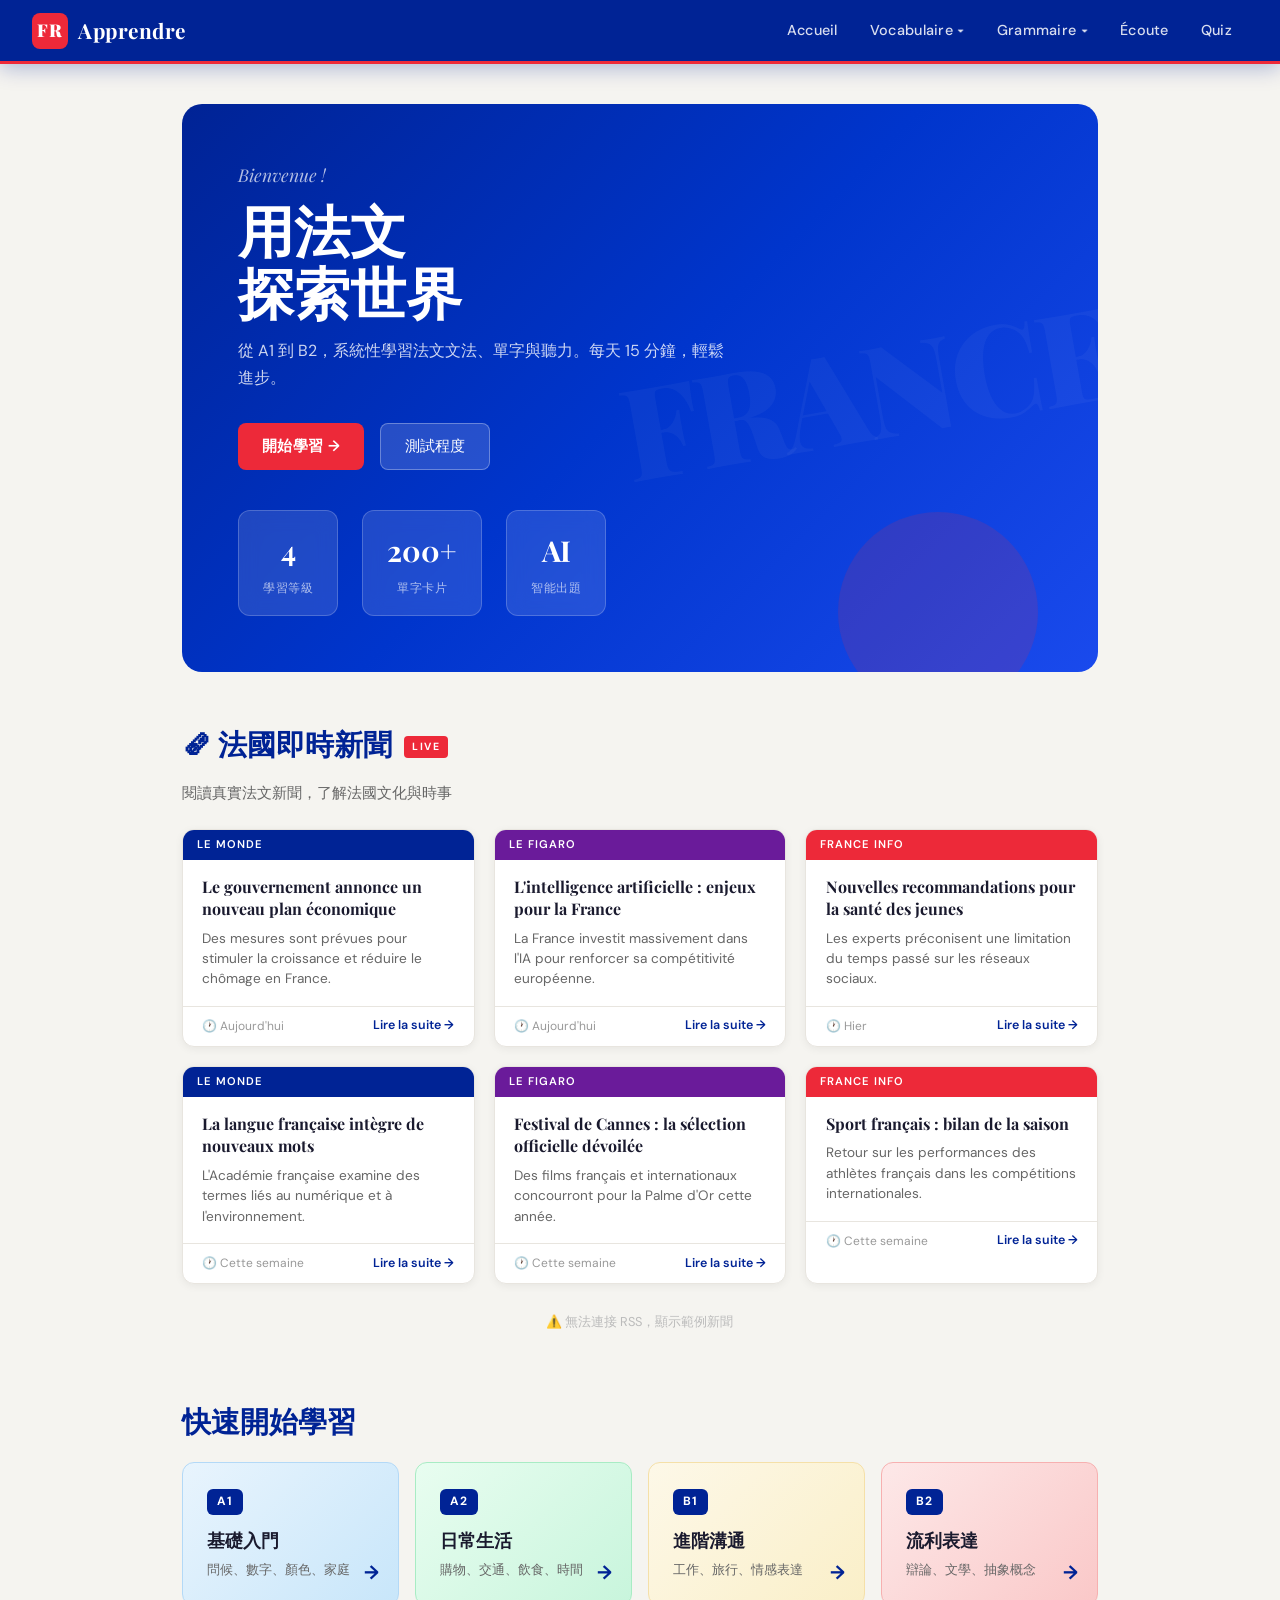
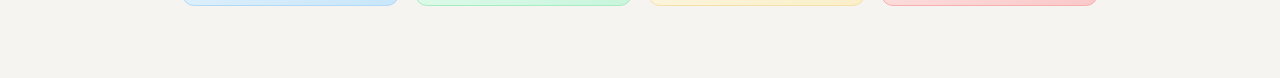
<file: index.html>
<!DOCTYPE html>
<html lang="zh-TW">
<head>
    <meta charset="UTF-8">
    <meta name="viewport" content="width=device-width, initial-scale=1.0">
    <title>法文學習網 - Apprendre le français</title>
    <link rel="preconnect" href="https://fonts.googleapis.com">
    <link href="https://fonts.googleapis.com/css2?family=Playfair+Display:wght@700;900&family=DM+Sans:wght@300;400;500;600&display=swap" rel="stylesheet">
    <link rel="stylesheet" href="style.css">
    <link rel="stylesheet" href="vocab.css">
    <link rel="stylesheet" href="grammar.css">
</head>
<body>

    <nav class="navbar">
        <div class="logo">
            <span class="logo-fr">FR</span>
            <span class="logo-text">Apprendre</span>
        </div>
        <button class="mobile-menu-btn" onclick="toggleMobileMenu()">☰</button>
        <ul class="nav-links" id="navLinks">
            <li><a href="#" onclick="showSection('home'); closeMobileMenu()">Accueil</a></li>
            <li class="dropdown">
                <a href="#" class="dropbtn">Vocabulaire ▾</a>
                <div class="dropdown-content">
                    <a href="#" onclick="showSection('vocab-a1'); closeMobileMenu()">A1 基礎</a>
                    <a href="#" onclick="showSection('vocab-a2'); closeMobileMenu()">A2 初級</a>
                    <a href="#" onclick="showSection('vocab-b1'); closeMobileMenu()">B1 中級</a>
                    <a href="#" onclick="showSection('vocab-b2'); closeMobileMenu()">B2 中高級</a>
                </div>
            </li>
            <li class="dropdown">
                <a href="#" class="dropbtn">Grammaire ▾</a>
                <div class="dropdown-content">
                    <a href="#" onclick="showSection('grammar-a1'); closeMobileMenu()">A1 基礎</a>
                    <a href="#" onclick="showSection('grammar-a2'); closeMobileMenu()">A2 初級</a>
                    <a href="#" onclick="showSection('grammar-b1'); closeMobileMenu()">B1 中級</a>
                    <a href="#" onclick="showSection('grammar-b2'); closeMobileMenu()">B2 中高級</a>
                </div>
            </li>
            <li><a href="#" onclick="showSection('listening'); closeMobileMenu()">Écoute</a></li>
            <li><a href="#" onclick="showSection('quiz'); closeMobileMenu()">Quiz</a></li>
        </ul>
    </nav>

    <main class="content-container">

        <!-- ===== HOME ===== -->
        <section id="home" class="content-section active">
            <div class="hero">
                <div class="hero-text">
                    <p class="hero-eyebrow">Bienvenue !</p>
                    <h1 class="hero-title">用法文<br>探索世界</h1>
                    <p class="hero-desc">從 A1 到 B2，系統性學習法文文法、單字與聽力。每天 15 分鐘，輕鬆進步。</p>
                    <div class="hero-btns">
                        <button class="btn-primary" onclick="showSection('vocab-a1')">開始學習 →</button>
                        <button class="btn-secondary" onclick="showSection('quiz')">測試程度</button>
                    </div>
                </div>
                <div class="hero-stats">
                    <div class="stat-card">
                        <span class="stat-num">4</span>
                        <span class="stat-label">學習等級</span>
                    </div>
                    <div class="stat-card">
                        <span class="stat-num">200+</span>
                        <span class="stat-label">單字卡片</span>
                    </div>
                    <div class="stat-card">
                        <span class="stat-num">AI</span>
                        <span class="stat-label">智能出題</span>
                    </div>
                </div>
            </div>

            <!-- France News -->
            <div class="news-section">
                <div class="news-header">
                    <h2 class="section-title">🗞 法國即時新聞</h2>
                    <span class="news-badge">LIVE</span>
                </div>
                <p class="section-subtitle">閱讀真實法文新聞，了解法國文化與時事</p>
                <div id="news-grid" class="news-grid">
                    <div class="news-loading">載入新聞中…</div>
                </div>
            </div>

            <!-- Quick Start -->
            <div class="quick-start">
                <h2 class="section-title">快速開始學習</h2>
                <div class="level-cards">
                    <div class="level-card a1" onclick="showSection('vocab-a1')">
                        <span class="level-badge">A1</span>
                        <h3>基礎入門</h3>
                        <p>問候、數字、顏色、家庭</p>
                        <span class="level-arrow">→</span>
                    </div>
                    <div class="level-card a2" onclick="showSection('vocab-a2')">
                        <span class="level-badge">A2</span>
                        <h3>日常生活</h3>
                        <p>購物、交通、飲食、時間</p>
                        <span class="level-arrow">→</span>
                    </div>
                    <div class="level-card b1" onclick="showSection('vocab-b1')">
                        <span class="level-badge">B1</span>
                        <h3>進階溝通</h3>
                        <p>工作、旅行、情感表達</p>
                        <span class="level-arrow">→</span>
                    </div>
                    <div class="level-card b2" onclick="showSection('vocab-b2')">
                        <span class="level-badge">B2</span>
                        <h3>流利表達</h3>
                        <p>辯論、文學、抽象概念</p>
                        <span class="level-arrow">→</span>
                    </div>
                </div>
            </div>
        </section>

        <!-- ===== VOCAB SECTIONS ===== -->
        <section id="vocab-a1" class="content-section"></section>
        <section id="vocab-a2" class="content-section"></section>
        <section id="vocab-b1" class="content-section"></section>
        <section id="vocab-b2" class="content-section"></section>

        <!-- ===== GRAMMAR SECTIONS ===== -->
        <section id="grammar-a1" class="content-section"></section>
        <section id="grammar-a2" class="content-section"></section>
        <section id="grammar-b1" class="content-section"></section>
        <section id="grammar-b2" class="content-section"></section>

        <!-- ===== LISTENING ===== -->
        <section id="listening" class="content-section">
            <div class="vocab-header-area">
                <h2>🎧 Compréhension Orale — 聽力練習</h2>
            </div>
            <p class="section-subtitle">選擇等級，由 AI 生成法文文章並出題，練習你的聽力理解能力。</p>

            <div class="listening-level-selector">
                <button class="level-btn active" onclick="selectListeningLevel('A1', this)">A1</button>
                <button class="level-btn" onclick="selectListeningLevel('A2', this)">A2</button>
                <button class="level-btn" onclick="selectListeningLevel('B1', this)">B1</button>
                <button class="level-btn" onclick="selectListeningLevel('B2', this)">B2</button>
            </div>

            <div id="listening-area">
                <div class="listening-placeholder">
                    <div class="placeholder-icon">🎙</div>
                    <p>點擊下方按鈕，由 AI 生成一篇法文文章並出題</p>
                    <button class="btn-primary" onclick="generateListening()">✨ 生成聽力練習</button>
                </div>
            </div>
        </section>

        <!-- ===== QUIZ ===== -->
        <section id="quiz" class="content-section">
            <div class="vocab-header-area">
                <h2>📝 Quiz — 程度測驗</h2>
            </div>
            <p class="section-subtitle">選擇等級，由 AI 出題測試你的法文程度。</p>
            <div class="quiz-config">
                <div class="config-group">
                    <label>等級</label>
                    <div class="listening-level-selector">
                        <button class="level-btn active" onclick="selectQuizLevel('A1', this)">A1</button>
                        <button class="level-btn" onclick="selectQuizLevel('A2', this)">A2</button>
                        <button class="level-btn" onclick="selectQuizLevel('B1', this)">B1</button>
                        <button class="level-btn" onclick="selectQuizLevel('B2', this)">B2</button>
                    </div>
                </div>
                <div class="config-group">
                    <label>題型</label>
                    <div class="listening-level-selector">
                        <button class="level-btn active" onclick="selectQuizType('選擇題', this)">選擇題</button>
                        <button class="level-btn" onclick="selectQuizType('填空題', this)">填空題</button>
                        <button class="level-btn" onclick="selectQuizType('是非題', this)">是非題</button>
                    </div>
                </div>
            </div>
            <div id="quiz-area">
                <div class="listening-placeholder">
                    <div class="placeholder-icon">🧠</div>
                    <p>準備好了嗎？點擊按鈕開始 AI 出題</p>
                    <button class="btn-primary" onclick="generateQuiz()">🚀 開始測驗</button>
                </div>
            </div>
        </section>

    </main>

    <script src="vocab.js"></script>
    <script src="grammar.js"></script>
    <script src="main.js"></script>
</body>
</html>
</file>
<file: style.css>
/* ==========================================
   BASE & RESET
   ========================================== */
* {
    margin: 0;
    padding: 0;
    box-sizing: border-box;
}

:root {
    --blue: #002395;
    --red: #ed2939;
    --white: #ffffff;
    --bg: #f5f4f0;
    --text: #1a1a2e;
    --muted: #666;
    --border: #e8e5df;
    --card-bg: #ffffff;
    --shadow-sm: 0 2px 8px rgba(0,0,0,0.06);
    --shadow-md: 0 8px 30px rgba(0,0,0,0.10);
    --shadow-lg: 0 20px 60px rgba(0,0,0,0.12);
    --radius: 12px;
    --radius-lg: 20px;
}

body {
    background-color: var(--bg);
    color: var(--text);
    font-family: 'DM Sans', sans-serif;
    font-weight: 400;
    line-height: 1.6;
}

/* ==========================================
   NAVBAR
   ========================================== */
.navbar {
    background-color: var(--blue);
    color: white;
    display: flex;
    justify-content: space-between;
    align-items: center;
    padding: 0 2rem;
    height: 64px;
    position: sticky;
    top: 0;
    z-index: 100;
    border-bottom: 3px solid var(--red);
    box-shadow: 0 4px 20px rgba(0,35,149,0.3);
}

.logo {
    display: flex;
    align-items: center;
    gap: 10px;
    text-decoration: none;
}

.logo-fr {
    background: var(--red);
    color: white;
    font-family: 'Playfair Display', serif;
    font-weight: 900;
    font-size: 1.1rem;
    width: 36px;
    height: 36px;
    border-radius: 8px;
    display: flex;
    align-items: center;
    justify-content: center;
    letter-spacing: 1px;
}

.logo-text {
    font-family: 'Playfair Display', serif;
    font-size: 1.3rem;
    font-weight: 700;
    color: white;
    letter-spacing: 0.5px;
}

.mobile-menu-btn {
    display: none;
    background: none;
    border: none;
    color: white;
    font-size: 1.5rem;
    cursor: pointer;
}

.nav-links {
    list-style: none;
    display: flex;
    align-items: center;
    height: 100%;
}

.nav-links li {
    position: relative;
    height: 100%;
    display: flex;
    align-items: center;
}

.nav-links a {
    color: rgba(255,255,255,0.85);
    text-decoration: none;
    padding: 0 1rem;
    height: 100%;
    display: flex;
    align-items: center;
    font-size: 0.9rem;
    font-weight: 500;
    transition: all 0.2s;
    letter-spacing: 0.3px;
}

.nav-links a:hover, .nav-links a.active {
    color: white;
    background-color: rgba(255,255,255,0.12);
}

.dropdown-content {
    display: none;
    position: absolute;
    top: 100%;
    left: 0;
    background: white;
    min-width: 150px;
    box-shadow: var(--shadow-md);
    border-radius: 0 0 var(--radius) var(--radius);
    overflow: hidden;
    border-top: 3px solid var(--red);
}

.dropdown-content a {
    color: var(--text) !important;
    padding: 11px 18px;
    border-bottom: 1px solid var(--border);
    font-size: 0.88rem;
    height: auto;
    display: block;
}

.dropdown-content a:hover {
    background-color: #f5f4f0 !important;
    color: var(--blue) !important;
}

.dropdown:hover .dropdown-content {
    display: block;
}

/* ==========================================
   LAYOUT
   ========================================== */
.content-container {
    max-width: 980px;
    margin: 0 auto;
    padding: 2.5rem 2rem;
}

.content-section {
    display: none;
}

.content-section.active {
    display: block;
    animation: fadeUp 0.4s ease;
}

@keyframes fadeUp {
    from { opacity: 0; transform: translateY(16px); }
    to { opacity: 1; transform: translateY(0); }
}

/* ==========================================
   HERO
   ========================================== */
.hero {
    background: linear-gradient(135deg, var(--blue) 0%, #0035cc 50%, #1a4aed 100%);
    border-radius: var(--radius-lg);
    padding: 3.5rem;
    color: white;
    position: relative;
    overflow: hidden;
    margin-bottom: 3rem;
}

.hero::before {
    content: 'FRANCE';
    position: absolute;
    right: -20px;
    top: 50%;
    transform: translateY(-50%) rotate(-10deg);
    font-family: 'Playfair Display', serif;
    font-size: 8rem;
    font-weight: 900;
    color: rgba(255,255,255,0.04);
    letter-spacing: -4px;
    pointer-events: none;
}

.hero::after {
    content: '';
    position: absolute;
    bottom: -40px;
    right: 60px;
    width: 200px;
    height: 200px;
    background: var(--red);
    border-radius: 50%;
    opacity: 0.15;
    pointer-events: none;
}

.hero-text {
    max-width: 500px;
    position: relative;
    z-index: 1;
}

.hero-eyebrow {
    font-family: 'Playfair Display', serif;
    font-style: italic;
    font-size: 1.1rem;
    color: rgba(255,255,255,0.7);
    margin-bottom: 0.5rem;
}

.hero-title {
    font-family: 'Playfair Display', serif;
    font-size: 3.5rem;
    font-weight: 900;
    line-height: 1.1;
    color: white;
    margin-bottom: 1rem;
}

.hero-desc {
    font-size: 1rem;
    color: rgba(255,255,255,0.8);
    line-height: 1.7;
    margin-bottom: 2rem;
}

.hero-btns {
    display: flex;
    gap: 1rem;
    flex-wrap: wrap;
}

.hero-stats {
    display: flex;
    gap: 1.5rem;
    margin-top: 2.5rem;
    position: relative;
    z-index: 1;
}

.stat-card {
    background: rgba(255,255,255,0.12);
    border: 1px solid rgba(255,255,255,0.2);
    border-radius: var(--radius);
    padding: 1rem 1.5rem;
    text-align: center;
    backdrop-filter: blur(10px);
}

.stat-num {
    display: block;
    font-family: 'Playfair Display', serif;
    font-size: 1.8rem;
    font-weight: 700;
    color: white;
}

.stat-label {
    font-size: 0.75rem;
    color: rgba(255,255,255,0.65);
    text-transform: uppercase;
    letter-spacing: 0.5px;
}

/* ==========================================
   BUTTONS
   ========================================== */
.btn-primary {
    background: var(--red);
    color: white;
    border: none;
    border-radius: 8px;
    padding: 12px 24px;
    font-size: 0.95rem;
    font-weight: 600;
    font-family: 'DM Sans', sans-serif;
    cursor: pointer;
    transition: all 0.2s;
    letter-spacing: 0.3px;
}

.btn-primary:hover {
    background: #c91a28;
    transform: translateY(-2px);
    box-shadow: 0 6px 20px rgba(237,41,57,0.35);
}

.btn-secondary {
    background: rgba(255,255,255,0.15);
    color: white;
    border: 1px solid rgba(255,255,255,0.3);
    border-radius: 8px;
    padding: 12px 24px;
    font-size: 0.95rem;
    font-weight: 500;
    font-family: 'DM Sans', sans-serif;
    cursor: pointer;
    transition: all 0.2s;
}

.btn-secondary:hover {
    background: rgba(255,255,255,0.25);
}

/* ==========================================
   SECTION TITLES
   ========================================== */
.section-title {
    font-family: 'Playfair Display', serif;
    font-size: 1.8rem;
    font-weight: 700;
    color: var(--blue);
    margin-bottom: 0.5rem;
}

.section-subtitle {
    color: var(--muted);
    font-size: 0.95rem;
    margin-bottom: 1.5rem;
    line-height: 1.6;
}

h1, h2 {
    font-family: 'Playfair Display', serif;
    color: var(--blue);
    margin-bottom: 1rem;
}

p {
    line-height: 1.7;
    margin-bottom: 1rem;
}

/* ==========================================
   NEWS SECTION
   ========================================== */
.news-section {
    margin-bottom: 3rem;
}

.news-header {
    display: flex;
    align-items: center;
    gap: 12px;
    margin-bottom: 0.4rem;
}

.news-badge {
    background: var(--red);
    color: white;
    font-size: 0.65rem;
    font-weight: 700;
    letter-spacing: 1.5px;
    padding: 3px 8px;
    border-radius: 4px;
    animation: pulse 2s infinite;
}

@keyframes pulse {
    0%, 100% { opacity: 1; }
    50% { opacity: 0.6; }
}

.news-grid {
    display: grid;
    grid-template-columns: repeat(auto-fill, minmax(280px, 1fr));
    gap: 1.2rem;
    margin-top: 1.2rem;
}

.news-card {
    background: white;
    border-radius: var(--radius);
    overflow: hidden;
    box-shadow: var(--shadow-sm);
    border: 1px solid var(--border);
    transition: all 0.25s;
    cursor: pointer;
}

.news-card:hover {
    transform: translateY(-4px);
    box-shadow: var(--shadow-md);
    border-color: var(--blue);
}

.news-card-cat {
    background: var(--blue);
    color: white;
    font-size: 0.7rem;
    font-weight: 600;
    letter-spacing: 1px;
    text-transform: uppercase;
    padding: 6px 14px;
}

.news-card-body {
    padding: 1rem 1.2rem;
}

.news-card h3 {
    font-family: 'Playfair Display', serif;
    font-size: 1rem;
    font-weight: 700;
    color: var(--text);
    margin-bottom: 0.5rem;
    line-height: 1.4;
}

.news-card p {
    font-size: 0.85rem;
    color: var(--muted);
    margin-bottom: 0;
    line-height: 1.5;
}

.news-card-footer {
    padding: 0.6rem 1.2rem;
    border-top: 1px solid var(--border);
    display: flex;
    justify-content: space-between;
    align-items: center;
}

.news-card-date {
    font-size: 0.75rem;
    color: #999;
}

.news-card-link {
    font-size: 0.78rem;
    color: var(--blue);
    font-weight: 600;
    text-decoration: none;
}

.news-loading {
    grid-column: 1/-1;
    text-align: center;
    color: var(--muted);
    padding: 2rem;
    font-style: italic;
}

/* ==========================================
   LEVEL CARDS (HOME)
   ========================================== */
.quick-start {
    margin-bottom: 2rem;
}

.level-cards {
    display: grid;
    grid-template-columns: repeat(auto-fill, minmax(200px, 1fr));
    gap: 1rem;
    margin-top: 1.2rem;
}

.level-card {
    border-radius: var(--radius);
    padding: 1.5rem;
    cursor: pointer;
    transition: all 0.25s;
    position: relative;
    overflow: hidden;
}

.level-card.a1 { background: linear-gradient(135deg, #e8f4fd, #c8e6fa); border: 1px solid #b3d9f7; }
.level-card.a2 { background: linear-gradient(135deg, #e8fdf0, #c8f5dc); border: 1px solid #a8ecc4; }
.level-card.b1 { background: linear-gradient(135deg, #fdf8e8, #faefc8); border: 1px solid #f5e0a8; }
.level-card.b2 { background: linear-gradient(135deg, #fde8e8, #fac8c8); border: 1px solid #f7b0b0; }

.level-card:hover {
    transform: translateY(-5px);
    box-shadow: var(--shadow-md);
}

.level-badge {
    display: inline-block;
    background: var(--blue);
    color: white;
    font-size: 0.75rem;
    font-weight: 700;
    letter-spacing: 1px;
    padding: 3px 10px;
    border-radius: 6px;
    margin-bottom: 0.7rem;
}

.level-card h3 {
    font-family: 'Playfair Display', serif;
    font-size: 1.1rem;
    color: var(--text);
    margin-bottom: 0.3rem;
}

.level-card p {
    font-size: 0.82rem;
    color: var(--muted);
    margin: 0;
}

.level-arrow {
    position: absolute;
    bottom: 1rem;
    right: 1.2rem;
    font-size: 1.2rem;
    color: var(--blue);
    font-weight: bold;
    transition: transform 0.2s;
}

.level-card:hover .level-arrow {
    transform: translateX(4px);
}

/* ==========================================
   LISTENING / QUIZ
   ========================================== */
.listening-level-selector {
    display: flex;
    gap: 0.5rem;
    margin-bottom: 1.5rem;
    flex-wrap: wrap;
}

.level-btn {
    background: white;
    border: 2px solid var(--border);
    border-radius: 8px;
    padding: 8px 20px;
    font-size: 0.9rem;
    font-weight: 600;
    font-family: 'DM Sans', sans-serif;
    cursor: pointer;
    transition: all 0.2s;
    color: var(--muted);
}

.level-btn:hover {
    border-color: var(--blue);
    color: var(--blue);
}

.level-btn.active {
    background: var(--blue);
    border-color: var(--blue);
    color: white;
}

.listening-placeholder {
    background: white;
    border: 2px dashed var(--border);
    border-radius: var(--radius-lg);
    padding: 3rem;
    text-align: center;
    color: var(--muted);
}

.placeholder-icon {
    font-size: 3rem;
    margin-bottom: 1rem;
}

.listening-placeholder p {
    margin-bottom: 1.5rem;
    font-size: 1rem;
}

/* ==========================================
   LISTENING EXERCISE AREA
   ========================================== */
.exercise-card {
    background: white;
    border-radius: var(--radius-lg);
    box-shadow: var(--shadow-md);
    overflow: hidden;
    margin-bottom: 1.5rem;
}

.exercise-header {
    background: var(--blue);
    color: white;
    padding: 1.2rem 1.8rem;
    display: flex;
    justify-content: space-between;
    align-items: center;
}

.exercise-header h3 {
    font-family: 'Playfair Display', serif;
    font-size: 1.1rem;
    color: white;
    margin: 0;
}

.exercise-level-tag {
    background: var(--red);
    color: white;
    font-size: 0.75rem;
    font-weight: 700;
    padding: 4px 12px;
    border-radius: 6px;
}

.exercise-body {
    padding: 1.8rem;
}

.article-text {
    background: #f9f8f5;
    border-left: 4px solid var(--blue);
    border-radius: 0 var(--radius) var(--radius) 0;
    padding: 1.4rem 1.6rem;
    margin-bottom: 1.5rem;
    font-size: 1rem;
    line-height: 1.85;
    color: var(--text);
}

.tts-controls {
    display: flex;
    gap: 0.8rem;
    margin-bottom: 1.5rem;
    flex-wrap: wrap;
    align-items: center;
}

.tts-btn {
    background: var(--blue);
    color: white;
    border: none;
    border-radius: 8px;
    padding: 9px 18px;
    font-size: 0.88rem;
    font-weight: 500;
    font-family: 'DM Sans', sans-serif;
    cursor: pointer;
    transition: all 0.2s;
    display: flex;
    align-items: center;
    gap: 6px;
}

.tts-btn:hover { background: #001a7a; }
.tts-btn.stop { background: #555; }

.speed-control {
    display: flex;
    align-items: center;
    gap: 8px;
    font-size: 0.85rem;
    color: var(--muted);
}

.speed-control input[type="range"] {
    width: 100px;
    accent-color: var(--blue);
}

/* Questions */
.questions-section h4 {
    font-family: 'Playfair Display', serif;
    font-size: 1.1rem;
    color: var(--blue);
    margin-bottom: 1rem;
    border-bottom: 2px solid var(--border);
    padding-bottom: 0.5rem;
}

.question-item {
    background: #fafaf8;
    border: 1px solid var(--border);
    border-radius: var(--radius);
    padding: 1.2rem;
    margin-bottom: 1rem;
}

.question-item p {
    font-weight: 600;
    color: var(--text);
    margin-bottom: 0.8rem;
    font-size: 0.95rem;
}

.options-grid {
    display: grid;
    grid-template-columns: 1fr 1fr;
    gap: 0.6rem;
}

.option-btn {
    background: white;
    border: 2px solid var(--border);
    border-radius: 8px;
    padding: 10px 14px;
    font-size: 0.88rem;
    font-family: 'DM Sans', sans-serif;
    cursor: pointer;
    text-align: left;
    transition: all 0.2s;
    color: var(--text);
}

.option-btn:hover { border-color: var(--blue); color: var(--blue); }
.option-btn.correct { border-color: #28a745; background: #e8f5e9; color: #1a6b2a; }
.option-btn.wrong { border-color: var(--red); background: #fdecea; color: #b71c1c; }
.option-btn.reveal { border-color: #28a745; background: #e8f5e9; color: #1a6b2a; opacity: 0.7; }

.fill-blank-input {
    width: 100%;
    padding: 10px 14px;
    border: 2px solid var(--border);
    border-radius: 8px;
    font-size: 0.95rem;
    font-family: 'DM Sans', sans-serif;
    margin-bottom: 0.5rem;
    transition: border-color 0.2s;
}

.fill-blank-input:focus { outline: none; border-color: var(--blue); }
.fill-blank-input.correct { border-color: #28a745; background: #e8f5e9; }
.fill-blank-input.wrong { border-color: var(--red); background: #fdecea; }

.check-btn {
    background: var(--blue);
    color: white;
    border: none;
    border-radius: 8px;
    padding: 8px 18px;
    font-size: 0.88rem;
    font-weight: 600;
    font-family: 'DM Sans', sans-serif;
    cursor: pointer;
    transition: all 0.2s;
}

.check-btn:hover { background: #001a7a; }

.feedback {
    margin-top: 0.5rem;
    font-size: 0.85rem;
    font-weight: 600;
    padding: 6px 12px;
    border-radius: 6px;
    display: none;
}

.feedback.show { display: block; }
.feedback.correct { background: #e8f5e9; color: #1a6b2a; }
.feedback.wrong { background: #fdecea; color: #b71c1c; }

.true-false-btns {
    display: flex;
    gap: 0.7rem;
}

.tf-btn {
    flex: 1;
    background: white;
    border: 2px solid var(--border);
    border-radius: 8px;
    padding: 10px;
    font-size: 0.9rem;
    font-weight: 600;
    font-family: 'DM Sans', sans-serif;
    cursor: pointer;
    transition: all 0.2s;
}

.tf-btn:hover { border-color: var(--blue); color: var(--blue); }
.tf-btn.correct { border-color: #28a745; background: #e8f5e9; color: #1a6b2a; }
.tf-btn.wrong { border-color: var(--red); background: #fdecea; color: #b71c1c; }

/* Score */
.score-section {
    background: linear-gradient(135deg, var(--blue), #0035cc);
    border-radius: var(--radius);
    padding: 1.5rem;
    text-align: center;
    color: white;
    margin-top: 1.5rem;
}

.score-section h3 {
    font-family: 'Playfair Display', serif;
    font-size: 1.5rem;
    color: white;
    margin-bottom: 0.3rem;
}

.score-section p { color: rgba(255,255,255,0.8); margin: 0; }

/* Loading state */
.ai-loading {
    text-align: center;
    padding: 3rem;
    color: var(--muted);
}

.ai-loading .spinner {
    width: 40px;
    height: 40px;
    border: 3px solid var(--border);
    border-top-color: var(--blue);
    border-radius: 50%;
    animation: spin 0.8s linear infinite;
    margin: 0 auto 1rem;
}

@keyframes spin {
    to { transform: rotate(360deg); }
}

/* Quiz Config */
.quiz-config {
    display: flex;
    gap: 2rem;
    flex-wrap: wrap;
    margin-bottom: 1.5rem;
    background: white;
    padding: 1.5rem;
    border-radius: var(--radius);
    border: 1px solid var(--border);
}

.config-group label {
    display: block;
    font-size: 0.85rem;
    font-weight: 600;
    color: var(--muted);
    text-transform: uppercase;
    letter-spacing: 0.5px;
    margin-bottom: 0.6rem;
}

.config-group .listening-level-selector {
    margin-bottom: 0;
}

/* Order questions */
.order-list {
    display: flex;
    flex-direction: column;
    gap: 0.5rem;
}

.order-item {
    display: flex;
    align-items: center;
    gap: 10px;
    background: white;
    border: 2px solid var(--border);
    border-radius: 8px;
    padding: 10px 14px;
    cursor: grab;
    transition: all 0.2s;
    user-select: none;
}

.order-item:hover {
    border-color: var(--blue);
    box-shadow: var(--shadow-sm);
}

.order-num {
    background: var(--blue);
    color: white;
    font-size: 0.8rem;
    font-weight: 700;
    width: 24px;
    height: 24px;
    border-radius: 50%;
    display: flex;
    align-items: center;
    justify-content: center;
    flex-shrink: 0;
}

.order-text {
    flex: 1;
    font-size: 0.9rem;
    color: var(--text);
}

.order-arrows {
    display: flex;
    flex-direction: column;
    gap: 2px;
}

.order-arrows button {
    background: #f1f4f9;
    border: 1px solid var(--border);
    border-radius: 4px;
    width: 24px;
    height: 20px;
    font-size: 0.65rem;
    cursor: pointer;
    display: flex;
    align-items: center;
    justify-content: center;
    transition: all 0.15s;
    color: var(--blue);
}

.order-arrows button:hover { background: var(--blue); color: white; }
.order-arrows button:disabled { opacity: 0.4; cursor: default; }
@media (max-width: 768px) {
    .mobile-menu-btn { display: block; }

    .nav-links {
        display: none;
        flex-direction: column;
        position: absolute;
        top: 64px;
        left: 0;
        right: 0;
        background: var(--blue);
        border-top: 2px solid var(--red);
        height: auto;
        padding: 1rem 0;
        box-shadow: var(--shadow-md);
    }

    .nav-links.open { display: flex; }

    .nav-links li { height: auto; width: 100%; }
    .nav-links a { height: auto; padding: 12px 1.5rem; }

    .dropdown-content {
        position: static;
        border-top: none;
        border-radius: 0;
        box-shadow: none;
        background: rgba(0,0,0,0.15);
    }
    .dropdown-content a { color: rgba(255,255,255,0.85) !important; }
    .dropdown-content a:hover { color: white !important; background: rgba(255,255,255,0.1) !important; }
    .dropdown:hover .dropdown-content { display: block; }

    .hero { padding: 2rem; }
    .hero-title { font-size: 2.5rem; }
    .hero-stats { flex-wrap: wrap; }

    .content-container { padding: 1.5rem 1rem; }
    .options-grid { grid-template-columns: 1fr; }

    .quiz-config { flex-direction: column; gap: 1rem; }
}

/* ==========================================
   EXTERNAL LINK (kept from original)
   ========================================== */
.external-link {
    display: inline-block;
    padding: 10px 18px;
    background: var(--red);
    color: white;
    text-decoration: none;
    border-radius: 8px;
    font-weight: 500;
    transition: all 0.2s;
}

.external-link:hover { background: #c91a28; transform: translateY(-2px); }
</file>
<file: vocab.css>
/* 頂部與搜尋框設計 */
.vocab-header-area {
    display: flex;
    justify-content: space-between;
    align-items: center;
    margin-bottom: 2rem;
    flex-wrap: wrap;
    gap: 1rem;
}

.search-box {
    position: relative;
    width: 100%;
    max-width: 300px;
}

.search-icon {
    position: absolute;
    left: 12px;
    top: 50%;
    transform: translateY(-50%);
    color: #888;
}

.search-box input {
    width: 100%;
    padding: 10px 10px 10px 35px; /* 這裡的 35px 就是用來把文字往右推，讓出空間給放大鏡 */
    border: 2px solid #e0e0e0;
    border-radius: 20px;
    font-size: 1rem;
    transition: all 0.3s ease;
}

.search-box input:focus {
    outline: none;
    border-color: #002395;
    box-shadow: 0 0 8px rgba(0, 35, 149, 0.1);
}

/* 卡片網格佈局 (CSS Grid) */
.vocab-grid {
    display: grid;
    grid-template-columns: repeat(auto-fill, minmax(280px, 1fr));
    gap: 1.5rem;
}

/* 單字卡片設計 */
.vocab-card {
    background: #ffffff;
    border-radius: 12px;
    padding: 1.5rem;
    box-shadow: 0 4px 15px rgba(0,0,0,0.05);
    border: 1px solid #f0f0f0;
    transition: transform 0.2s ease, box-shadow 0.2s ease;
    display: flex;
    flex-direction: column;
}

.vocab-card:hover {
    transform: translateY(-5px);
    box-shadow: 0 8px 25px rgba(0,0,0,0.1);
    border-color: #002395;
}

/* 卡片上半部：單字與發音按鈕 */
.card-header {
    display: flex;
    justify-content: space-between;
    align-items: flex-start;
    margin-bottom: 1rem;
    border-bottom: 2px dashed #eee;
    padding-bottom: 1rem;
}

.word-info {
    display: flex;
    flex-direction: column;
}

.french-word {
    font-size: 1.5rem;
    font-weight: bold;
    color: #002395;
    margin-bottom: 0.2rem;
}

.word-type {
    font-size: 0.8rem;
    background-color: #f1f4f9;
    color: #555;
    padding: 2px 8px;
    border-radius: 10px;
    align-self: flex-start;
}

/* 發音按鈕 */
.audio-btn {
    background: #f1f4f9;
    border: none;
    border-radius: 50%;
    width: 40px;
    height: 40px;
    font-size: 1.2rem;
    cursor: pointer;
    display: flex;
    justify-content: center;
    align-items: center;
    transition: all 0.2s ease;
    color: #002395;
}

.audio-btn:hover {
    background: #002395;
    color: white;
}

/* 卡片下半部：中文與例句 */
.card-body {
    flex-grow: 1;
}

.translation {
    font-size: 1.1rem;
    font-weight: 500;
    color: #333;
    margin-bottom: 0.8rem;
}

.example {
    font-size: 0.95rem;
    color: #666;
    background-color: #fafafa;
    padding: 10px;
    border-left: 3px solid #ed2939;
    border-radius: 0 4px 4px 0;
    font-style: italic;
}
</file>
<file: grammar.css>
/* 摺疊面板 (Accordion) 樣式 */
.accordion {
    background-color: #f1f4f9;
    color: #002395;
    cursor: pointer;
    padding: 18px;
    width: 100%;
    text-align: left;
    border: none;
    border-radius: 8px;
    outline: none;
    font-size: 1.1rem;
    font-weight: bold;
    transition: 0.4s;
    margin-bottom: 0.5rem;
    box-shadow: 0 2px 5px rgba(0,0,0,0.05);
}

/* 滑鼠經過或展開時的樣式 */
.accordion.active, .accordion:hover {
    background-color: #002395;
    color: white;
}

/* 在按鈕右側加上 + 號與 - 號的視覺提示 */
.accordion:after {
    content: '\002B'; /* Unicode 的加號 */
    font-size: 1.5rem;
    float: right;
    margin-left: 5px;
}

.accordion.active:after {
    content: "\2212"; /* Unicode 的減號 */
}

/* 隱藏的內容面板 */
.panel {
    padding: 0 18px;
    background-color: white;
    max-height: 0;
    overflow: hidden;
    transition: max-height 0.3s ease-out;
    border-radius: 0 0 8px 8px;
    margin-bottom: 1rem;
}

.panel p {
    margin-top: 1rem;
    line-height: 1.6;
}

/* 文法表格樣式 (補充原本在單字表格裡用到的共用樣式) */
.table-responsive {
    overflow-x: auto;
    margin-top: 1rem;
}

.vocab-table {
    width: 100%;
    border-collapse: collapse;
    background-color: white;
    box-shadow: 0 1px 3px rgba(0,0,0,0.1);
}

.vocab-table th, .vocab-table td {
    padding: 12px 15px;
    text-align: left;
    border-bottom: 1px solid #eee;
}

.vocab-table th {
    background-color: #f1f4f9;
    color: #002395;
    font-weight: 600;
}

.vocab-table tbody tr:hover {
    background-color: #f8f9fa;
    transition: background-color 0.2s ease;
}

.vocab-word {
    font-weight: bold;
    color: #ed2939;
}
</file>
